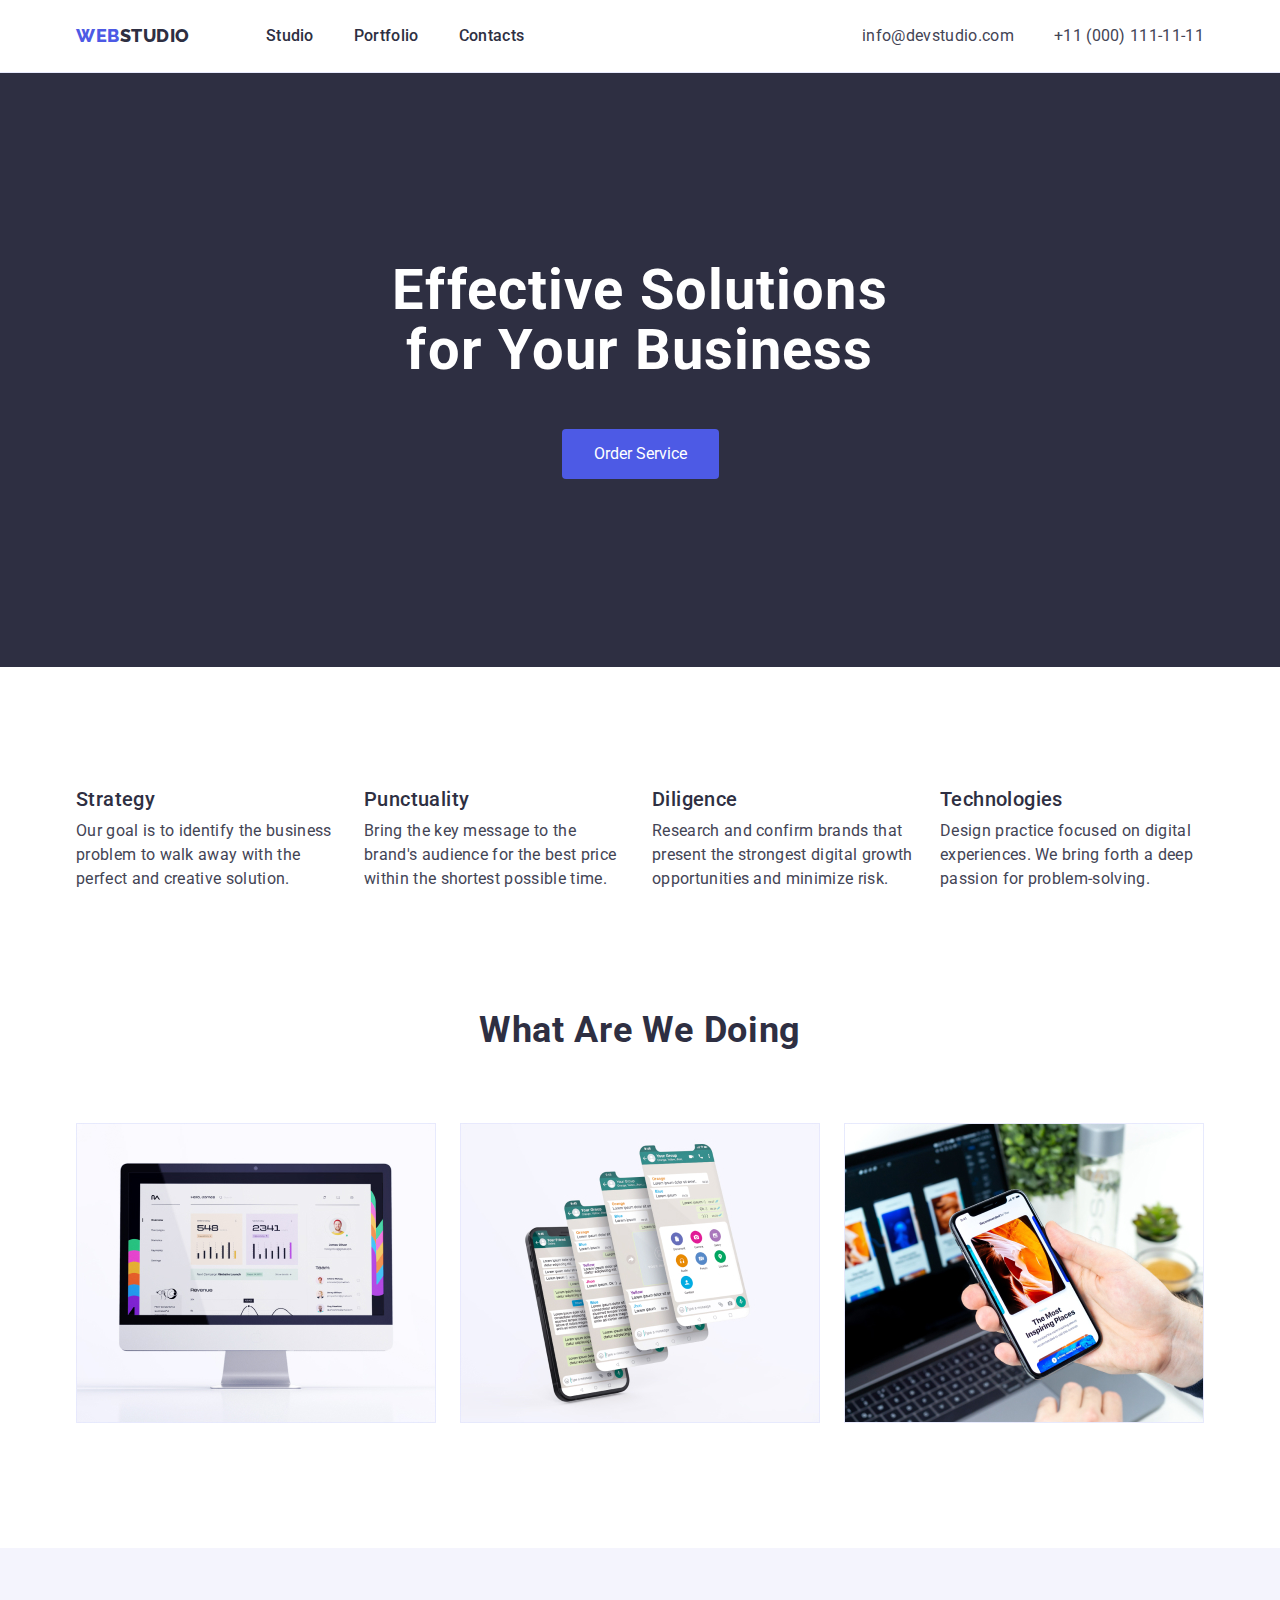
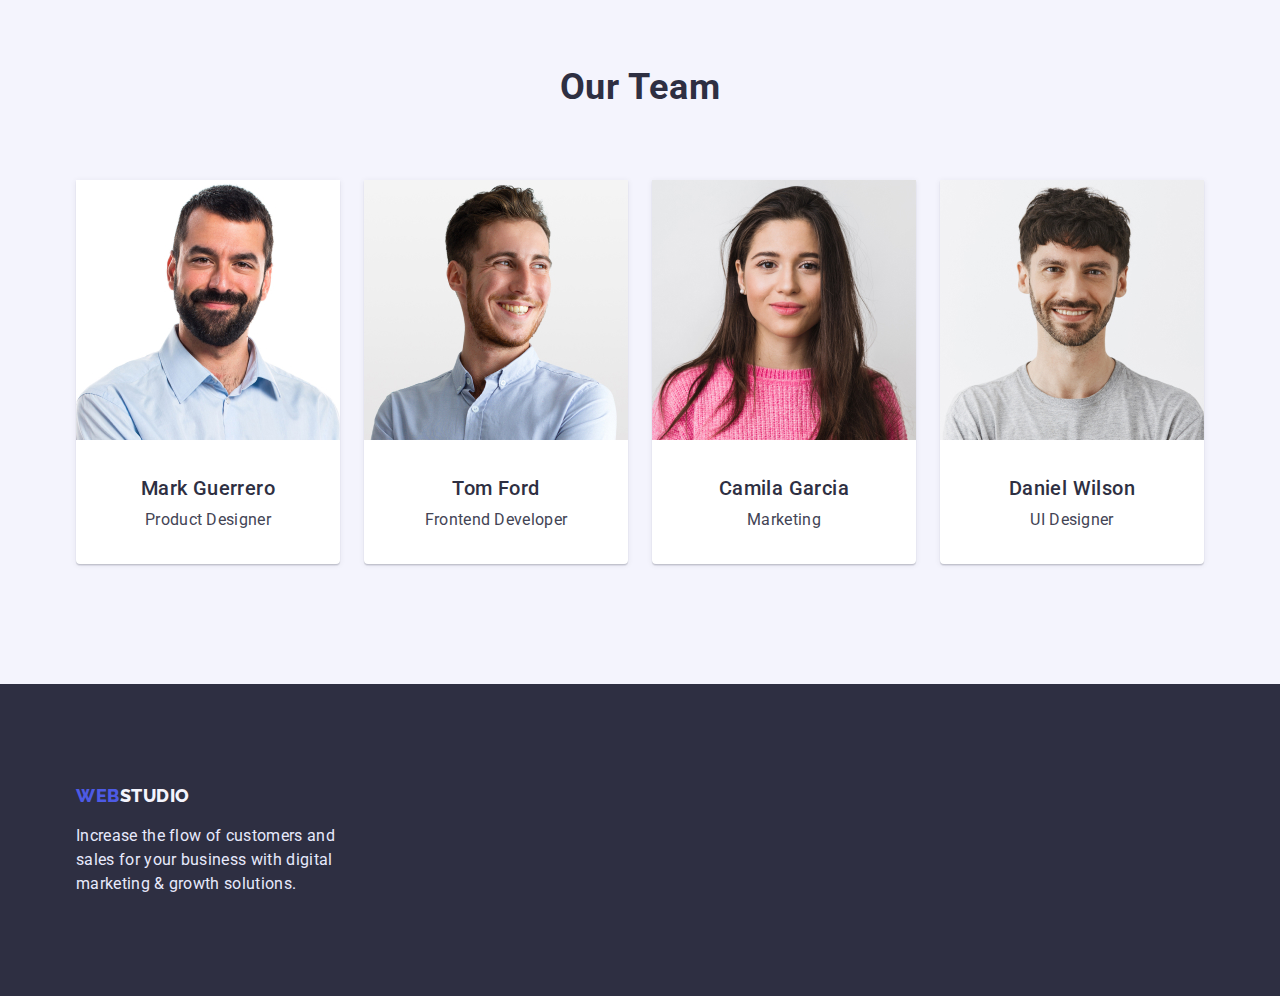
<file: index.html>
<!DOCTYPE html>
<html lang="en">
  <head>
    <meta charset="UTF-8" />
    <meta http-equiv="X-UA-Compatible" content="IE=edge" />
    <meta name="viewport" content="width=device-width, initial-scale=1.0" />
    <title>Document</title>
    <link rel="preconnect" href="https://fonts.googleapis.com" />
    <link rel="preconnect" href="https://fonts.gstatic.com" crossorigin />
    <link
      href="https://fonts.googleapis.com/css2?family=Montserrat:wght@400;700&family=Raleway:wght@800&family=Roboto:wght@400;500;700&display=swap"
      rel="stylesheet"
    />
    <link
      rel="stylesheet"
      href="https://cdnjs.cloudflare.com/ajax/libs/modern-normalize/1.1.0/modern-normalize.min.css"
    />
    <link rel="stylesheet" href="./css/styles.css" />
  </head>
  <body>
    <!--Profile header-->
    
      <header class="header">
        <div class="container header-container">
        <nav class="nav">
          <a class="logo link" href="./index.html">
            WEB<span class="studio">STUDIO</span>
          </a>
          <ul class="list">
            <li><a class="nav-link link" href="./index.html">Studio</a></li>
            <li>
              <a class="nav-link link" href="./portfolio.html">Portfolio</a>
            </li>
            <li><a class="nav-link link" href="">Contacts</a></li>
          </ul>
        </nav>
        <address class="address">
          <ul class="list">
            <li>
              <a class="contact-link link" href="mailto:info@devstudio.com"
                >info@devstudio.com</a
              >
            </li>
            <li>
              <a class="contact-link link" href="tel:+11(000)111-11-11"
                >+11 (000) 111-11-11</a
              >
            </li>
          </ul>
        </address>
      </div>
    </div>
      </header>
    <!--Unique page content-->
    <main>
      <section class="hero section">
        <div class="container"><h1 class="hero-title">Effective Solutions for Your Business</h1>
        <button class="btn" type="button">Order Service</button></div>
        
      </section>

      <section class="section">
        <div class="container"><h2 hidden>We are doing</h2>
        <ul class=" section-list list">
          <li class="img-set">
            <h3 class="section-subtitle">Strategy</h3>
            <p class="section-text">
              Our goal is to identify the business problem to walk away with the
              perfect and creative solution.
            </p>
          </li>
          <li class="img-set">
            <h3 class="section-subtitle">Punctuality</h3>
            <p class="section-text">
              Bring the key message to the brand's audience for the best price
              within the shortest possible time.
            </p>
          </li>
          <li class="img-set">
            <h3 class="section-subtitle">Diligence</h3>
            <p class="section-text">
              Research and confirm brands that present the strongest digital
              growth opportunities and minimize risk.
            </p>
          </li>
          <li class="img-set">
            <h3 class="section-subtitle">Technologies</h3>
            <p class="section-text">
              Design practice focused on digital experiences. We bring forth a
              deep passion for problem-solving.
            </p>
          </li>
        </ul></div>
        
      </section>

      <section class="section future-item">
        <div class="container"><h2 class="section-title">What are we doing</h2>
        <ul class="section-list list">
          <li class="img">
            <img 
              src="./images/Rectangle71.jpg"
              alt="monitor with picture"
              width="360"
            />
          </li>
          <li class="img">
            <img  src="./images/Rectangle71(1).jpg" alt="phones" width="360" />
          </li>
          <li class="img">
            <img 
              src="./images/Rectangle71(2).jpg"
              alt="hand holding phone"
              width="360"
            />
          </li>
        </ul></div>
        
      </section>

      <section class="section team">
        <div class="container"><h2 class="section-title">Our Team</h2>
        <ul class="section-list list">
          <li class="team-item">
            <img src="./images/img.jpg" alt="men with beard" width="264" />
            <div class="img-card">
            <h3 class="section-subtitle">Mark Guerrero</h3>
            <p class="section-text">Product Designer</p>
          </div>
          </li>
          <li class="team-item">
            <img src="./images/img(1).jpg" alt="guy smiling" width="264" />
            <div class="img-card">
            <h3 class="section-subtitle">Tom Ford</h3>
            <p class="section-text">Frontend Developer</p>
          </div>
          </li>
          <li class="team-item">
            <img
              src="./images/img(2).jpg"
              alt="girl in a pink jumper"
              width="264"
            />
            <div class="img-card">
            <h3 class="section-subtitle">Camila Garcia</h3>
            <p class="section-text">Marketing</p>
          </div>
          </li>
          <li class="team-item">
            <img
              src="./images/img(3).jpg"
              alt="smiling guy in a gray t-shirt"
              width="264"
            />
            <div class="img-card">
            <h3 class="section-subtitle">Daniel Wilson</h3>
            <p class="section-text">UI Designer</p>
          </div>
          </li>
        </ul></div>
        
      </section>
    </main>
    <footer class="footer">
      <div class="container">
      <a class="footer logo link" href="/">
        WEB<span class="studio-1">STUDIO</span>
      </a>
      <p class="footer-text">
        Increase the flow of customers and sales for your business with digital
        marketing & growth solutions.
      </p>
    </div>
      <!--Footer-->
    </footer>
  </body>
</html>
</file>
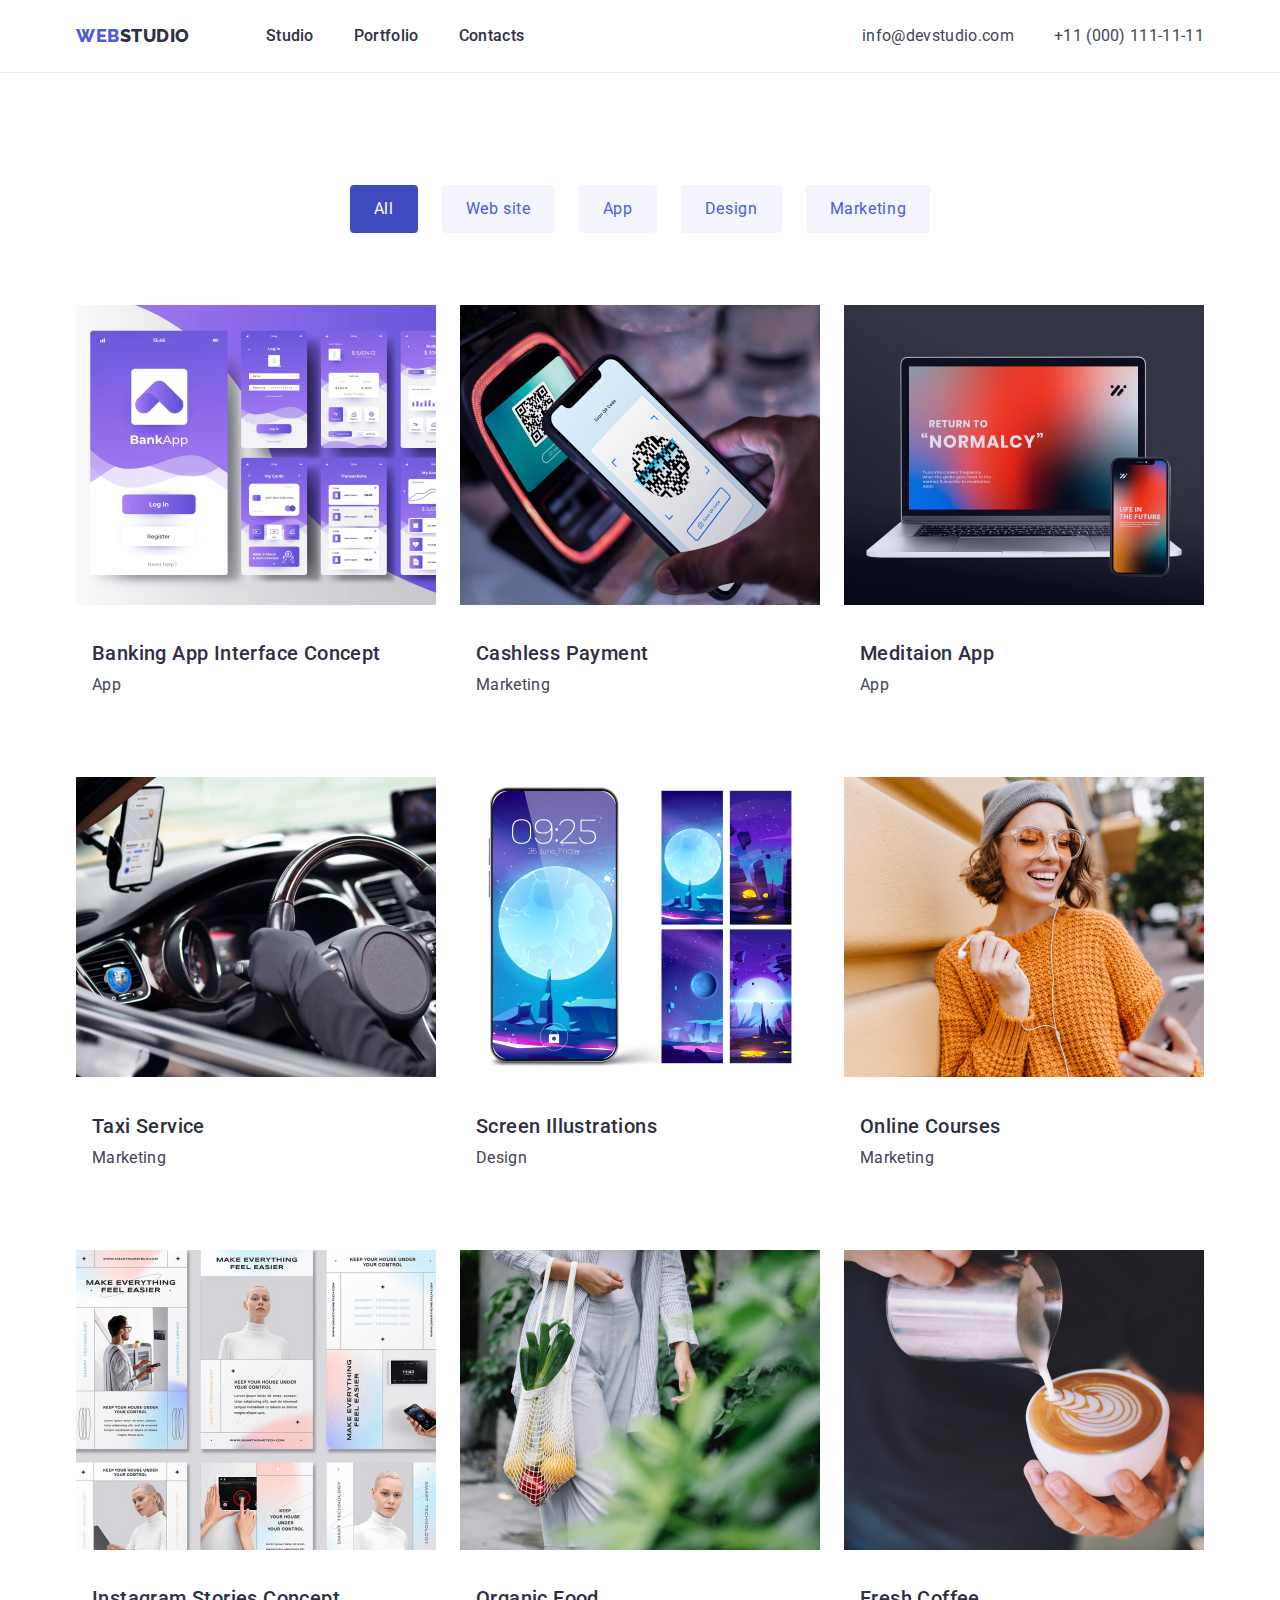
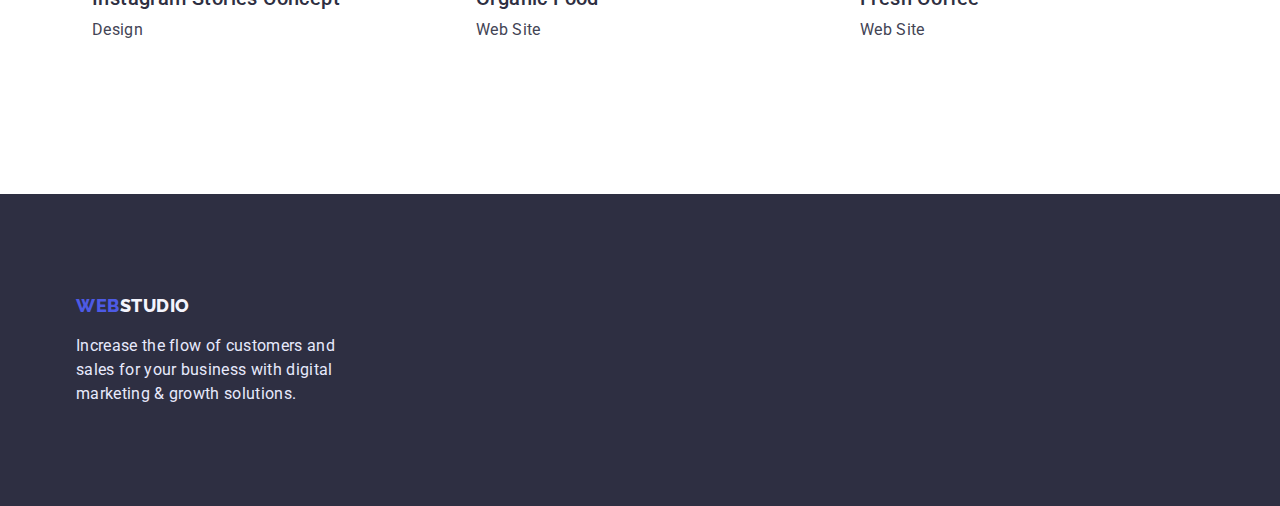
<file: portfolio.html>
<!DOCTYPE html>
<html lang="en">
  <head>
    <meta charset="UTF-8" />
    <meta http-equiv="X-UA-Compatible" content="IE=edge" />
    <meta name="viewport" content="width=device-width, initial-scale=1.0" />
    <title>Document</title>
    <link rel="preconnect" href="https://fonts.googleapis.com" />
    <link rel="preconnect" href="https://fonts.gstatic.com" crossorigin />
    <link
      href="https://fonts.googleapis.com/css2?family=Montserrat:wght@400;700&family=Raleway:wght@800&family=Roboto:wght@400;500;700&display=swap"
      rel="stylesheet"
    />
    <link
    rel="stylesheet"
    href="https://cdnjs.cloudflare.com/ajax/libs/modern-normalize/1.1.0/modern-normalize.min.css"
    />
    <link rel="stylesheet" href="./css/styles.css" />
  </head>
  <body>
    <!--Profile header-->
    <header class="header">
      <div class="container header-container">
        <nav class="nav">
          <a class="logo link" href="./portfolio.html">
            WEB<span class="studio">STUDIO</span>
          </a>

          <ul class="list">
            <li>
              <a class="nav-link link" href="./index.html">Studio</a>
            </li>
            <li>
              <a class="nav-link link" href="./portfolio.html">Portfolio</a>
            </li>
            <li>
              <a class="nav-link link" href="">Contacts</a>
            </li>
          </ul>
        </nav>
        <address class="address">
          <ul class="list">
            <li>
              <a class="contact-link link" href="mailto:info@devstudio.com"
                >info@devstudio.com</a
              >
            </li>
            <li>
              <a class="contact-link link" href="tel:+11(000)111-11-11"
                >+11 (000) 111-11-11</a
              >
            </li>
          </ul>
        </address>
      </div>
    </header>
    <!--Unique page content-->
    <main>
      <!--Navigation-->
      <section class="section portfolio">
        <div class="container">
        <ul class="filters-btns-list">
          <li><button class="modal-btn" id="all" type="button">All</button></li>
          <li><button class="modal-btn" type="button">Web site</button></li>
          <li><button class="modal-btn" type="button">App</button></li>
          <li><button class="modal-btn" type="button">Design</button></li>
          <li><button class="modal-btn" type="button">Marketing</button></li>
        </ul>
          <h1 hidden>Portfolio</h1>
          <ul class="portfolio-list list">
            <li class="portfolio-item">
              <img
                src="./images/portfolio/img-10.jpg"
                alt="concepts"
                width="360"
                height="300"
              />
              <div class="card-set">
                <h2 class="section-subtitle">Banking App Interface Concept</h2>
                <p class="section-text">App</p>
              </div>
            </li>
            <li class="portfolio-item">
              <img
                src="./images/portfolio/img-6.jpg"
                alt="scanning"
                width="360"
                height="300"
              />
              <div class="card-set">
                <h2 class="section-subtitle">Cashless Payment</h2>
                <p class="section-text">Marketing</p>
              </div>
            </li>
            <li class="portfolio-item">
              <img
                src="./images/portfolio/img-5.jpg"
                alt="laptop with text on the screen"
                width="360"
                height="300"
              />
              <div class="card-set">
                <h2 class="section-subtitle">Meditaion App</h2>
                <p class="section-text">App</p>
              </div>
            </li>
            <li class="portfolio-item">
              <img
                src="./images/portfolio/img-8.jpg"
                alt="steering wheel"
                width="360"
                height="300"
              />
              <div class="card-set">
                <h2 class="section-subtitle">Taxi Service</h2>
                <p class="section-text">Marketing</p>
              </div>
            </li>
            <li class="portfolio-item">
              <img
                src="./images/portfolio/img-12.jpg"
                alt="screensavers on the phone"
                width="360"
                height="300"
              />
              <div class="card-set">
                <h2 class="section-subtitle">Screen Illustrations</h2>
                <p class="section-text">Design</p>
              </div>
            </li>
            <li class="portfolio-item">
              <img
                src="./images/portfolio/img-7.jpg"
                alt="smiling girl with glasses"
                width="360"
                height="300"
              />
              <div class="card-set">
                <h2 class="section-subtitle">Online Courses</h2>
                <p class="section-text">Marketing</p>
              </div>
            </li>
            <li class="portfolio-item">
              <img
                src="./images/portfolio/img-11.jpg"
                alt="instagram stories photo"
                width="360"
                height="300"
              />
              <div class="card-set">
                <h2 class="section-subtitle">Instagram Stories Concept</h2>
                <p class="section-text">Design</p>
              </div>
            </li>
            <li class="portfolio-item">
              <img
                src="./images/portfolio/img-9.jpg"
                alt="photo of organic vegetables"
                width="360"
                height="300"
              />
              <div class="card-set">
                <h2 class="section-subtitle">Organic Food</h2>
                <p class="section-text">Web Site</p>
              </div>
            </li>
            <li class="portfolio-item">
              <img
                src="./images/portfolio/img-4.png"
                alt="barista prepares cappuccino"
                width="360"
                height="300"
              />
              <div class="card-set">
                <h2 class="section-subtitle">Fresh Coffee</h2>
                <p class="section-text">Web Site</p>
              </div>
            </li>
          </ul>
        </div>
      </section>
    </main>
    <!--Footer-->
    <footer class="footer">
      <div class="container">
        <a class="footer logo link" href="/">
          WEB<span class="studio-1">STUDIO</span>
        </a>
        <p class="footer-text">
          Increase the flow of customers and sales for your business with
          digital marketing & growth solutions.
        </p>
      </div>
    </footer>
  </body>
</html>
</file>
<file: css/styles.css>
:root {
  /* font */
  --main-font: roboto, normal;
  --secondary-font: raleway, normal;

  /* text colors */
  --primary-brand-txt: #4d5ae5;
  --pressed-state-txt: #404bbf;
  --dark-txt: #2e2f42;
  --success-txt: #31d0aa;
  --success-txt-75: rgb(49, 208, 170, 0.75);
  --success-txt-50: rgb(49, 208, 170, 0.5);
  --success-txt-10: rgb(49, 208, 170, 0.1);
  --body-txt: #434455;
  --subtle-txt: #8e8f99;
  --overlay-txt: #2e2f42;
  --light-txt: #ffffff;

  /*background colors*/
  --accent-bg-color: #e7e9fc;
  --light-bg-color: #f4f4fd;
  --hero-bg-color: #2e2f42;

  /*others*/
}


.section{
  padding: 120px 0;
}

body {
  font-family: var(--main-font);
  color: var(--body-txt);
  background-color: var(--light-txt);
  font-size: 16px;
}

h1, h2, h3, h4, h5, h6, p{
  margin: 0;
}
.future-item{
  padding-top: 0;
}
.nav-link {
  font-weight: 500;
  line-height: 1.5;
  letter-spacing: 0.02em;
  color: var(--dark-txt);
}
.list {
  list-style-type: none;
  padding-left: 0;
  margin: 0;
}
.nav .list{
  gap: 40px;
  display: flex;
  margin-left: 76px;
}

.address .list{
  width: auto;
  display: flex;
  gap: 40px;
}

.link {
  text-decoration: none;

}

.logo {
  font-family: "raleway";
  font-weight: 800;
  font-size: 18px;
  line-height: 1.33;
  letter-spacing: 0.03em;
  text-transform: uppercase;
  color: var(--primary-brand-txt);
 
}

.studio {
  color: var(--dark-txt);
}
.studio-1 {
  font-size: 18px;
  line-height: 1.17;
  letter-spacing: 0.03em;
  color: var(--light-bg-color);
}
.btn {
  font-family: inherit;
  color: var(--light-txt);
  background: var(--primary-brand-txt);
  cursor: pointer;
  margin: 0 auto;
  display: flex;
  border-radius: 4px;
  padding: 16px 32px 16px 32px;
  border: 0;
}
.btn:hover,
.btn:focus {
  color: var(--light-txt);
  background: var(--pressed-state-txt);
}
.hero {
  background-color: var(--hero-bg-color);
  padding-top: 188px;
  padding-bottom: 188px;
}
.hero-title{
  font-size: 56px;
  width: 500px;
  line-height: 1.07;
  text-align: center;
  letter-spacing: 0.02em;
  color: var(--light-txt);
  margin: 0 auto;
  margin-bottom: 48px;
}
#all {
  color: var(--light-txt);
  background: var(--pressed-state-txt);
}
#all:hover,
#all:focus {
  color: var(--pressed-state-txt);
  background: var(--light-txt);
}
.modal-btn {
  font-size: 16px;
  line-height: 1.5;
  border: 0;
  padding: 12px 24px 12px 24px;
  border-radius: 4px;
  letter-spacing: 0.04em;
  color: var(--primary-brand-txt);
  background: var(--light-bg-color);  
}

footer {
  background: var(--hero-bg-color);
  padding-top: 100px;
  padding-bottom: 100px;

}
.footer-text {
  color: #ffffff;
  font-size: 16px;
  line-height: 1.5;
  letter-spacing: 0.02em;
  color: var(--accent-bg-color);
  margin: 0;
  margin-top: 16px;
  width: 264px;
 
}
.contact-link {
  font-style: normal;
  line-height: 1.5;
  letter-spacing: 0.02em;
  color: var(--body-txt);
  display: inline-block;
} 
.section-list{
  margin: 0 auto;
  display: flex;
  gap: 24px; 
  
}
.section-title {
  font-size: 36px;
  line-height: 1.11;
  text-align: center;
  letter-spacing: 0.02em;
  text-transform: capitalize;
  color: var(--dark-txt);
  margin: 0;
  margin-bottom: 72px;
}
.section-subtitle {
  font-weight: 500;
  font-size: 20px;
  line-height: 1.2;
  letter-spacing: 0.02em;
  color: var(--dark-txt);
 
}
.section-text {
  font-size: 16px;
  line-height: 1.5;
  letter-spacing: 0.02em;
  color: var(--body-txt);
  margin-top: 8px;

}
.contact-link:hover,
.contact-link:focus,
.nav-link:hover,
.nav-link:focus {
  color: var(--pressed-state-txt);
}
.container {
  width: 1158px;
  padding: 0 15px;
  margin: 0 auto;
 }

 .nav {
  display: flex;
  align-items: center;
 }

.address {
 margin-left: auto;

}

.adress .list{
  display: flex;
  gap: 40px;
}
 

.img-card{
 padding-top: 32px; 
 padding-bottom: 32px;
 text-align: center; 
 }
 .img{
  display: block;
  width: 100%;
  height: auto;
  }

.card-set{
  padding-top: 32px;
  padding-bottom: 32px;
  padding-left: 16px;

  
 }

.filters-btns-list{
   list-style: none;
   margin-bottom: 72px; 
   padding-left: 0;
  gap: 24px;
  display: flex;
  justify-content: center;
}


.header{
  border-bottom: 1px solid var(--accent-bg-color);
  padding-top: 24px;
  padding-bottom: 24px;
}
.header-container{
  display: flex;
  align-items: center;
}

.future{
  padding-bottom: 0;
}
.team{
  background-color: var(--light-bg-color);
}

.portfolio{
  padding-top: 96px;
}
.team-item{
background-color: var(--light-txt);
box-shadow: 0px 1px 6px rgba(46, 47, 66, 0.08), 0px 1px 1px
rgba(46, 47, 66, 0.16), 0px 2px 1px rgba(46, 47, 66, 0.08);
border-radius: 0px 0px 4px 4px;

}
.portfolio-list{
  flex-wrap: wrap;
  margin: 0 auto;
  display: flex;
 gap: 48px 24px;
 
}
.portfolio-item{
  border-width: 1px solid var(--accent-bg-color);
  flex-basis: calc((100% - 48px) / 3); 

}
.img-set{
   width: 264px; 
}
</file>
